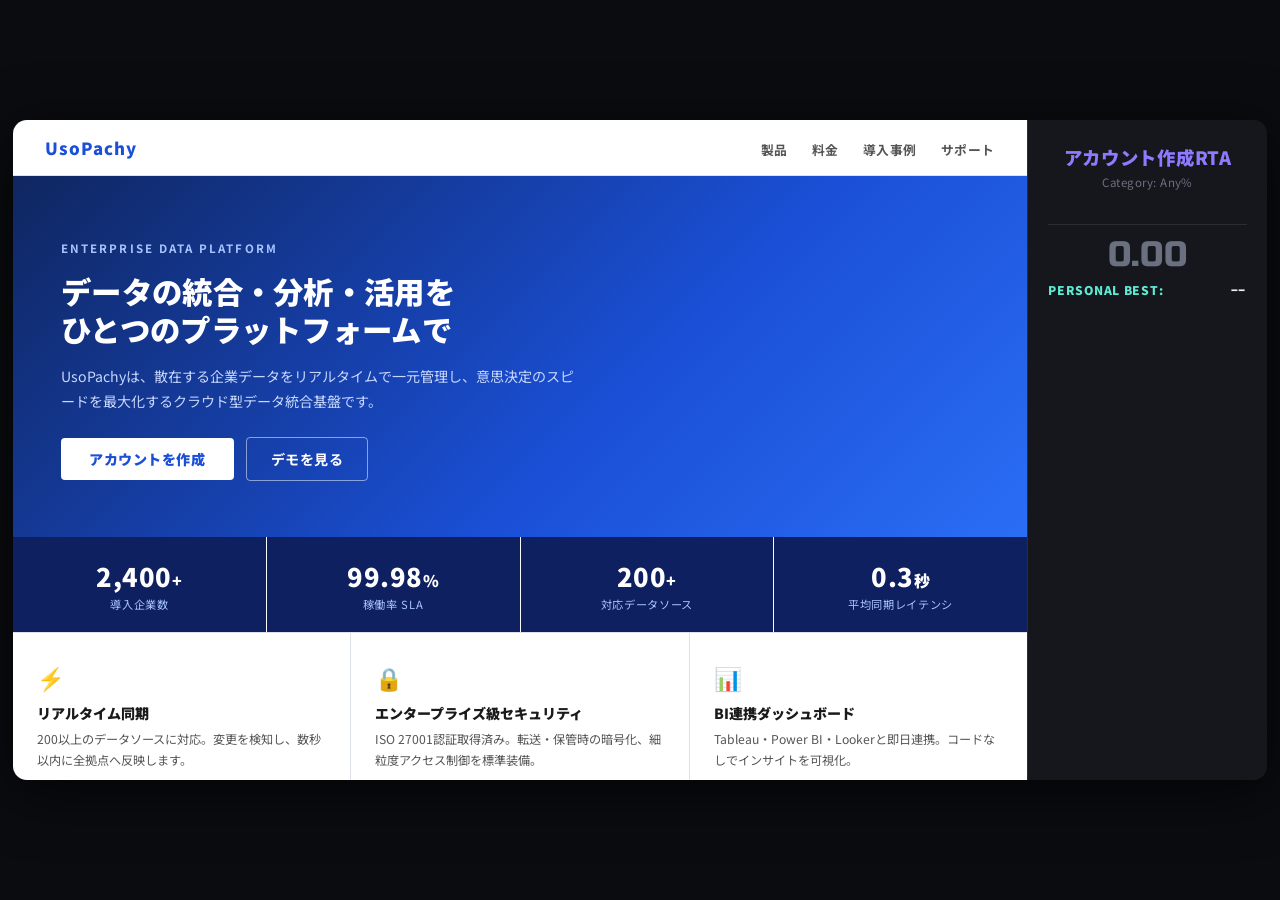
<file: index.html>
<!DOCTYPE html>
<html lang="ja">
<head>
  <meta charset="UTF-8">
  <meta name="viewport" content="width=device-width, initial-scale=1.0">
  <title>アカウント作成RTA</title>
  <link rel="preconnect" href="https://fonts.googleapis.com">
  <link href="https://fonts.googleapis.com/css2?family=Russo+One&family=JetBrains+Mono:wght@400;700&family=Noto+Sans+JP:wght@500;700;900&display=swap" rel="stylesheet">
  <style>
    *, *::before, *::after { box-sizing: border-box; margin: 0; padding: 0; }

    body {
      min-height: 100vh;
      background: #0b0c10;
      display: flex;
      align-items: center;
      justify-content: center;
      font-family: 'Noto Sans JP', sans-serif;
    }

    /* ── シェル ── */
    .shell {
      display: flex;
      flex-direction: column;
      width: 1280px;
      max-width: 98vw;
      border-radius: 14px;
      overflow: hidden;
      box-shadow: 0 12px 60px rgba(0,0,0,0.7);
      background: #15171c;
    }
    .shell-body { display: flex; min-height: 0; }
    .frame-wrap { flex: 1; min-width: 0; height: 660px; overflow: hidden; }
    iframe { width: 100%; height: 660px; border: none; display: block; }

    /* ── RTAパネル ── */
    .rta-panel {
      width: 240px;
      flex-shrink: 0;
      background: #15171c;
      border-left: 1px solid #2a2d36;
      display: flex;
      flex-direction: column;
      padding: 24px 20px 20px;
    }
    .panel-title    { font-size: 1.15rem; font-weight: 900; color: #8d7bff; text-align: center; letter-spacing: 0.04em; margin-bottom: 4px; }
    .panel-category { font-size: 0.72rem; color: #6b7080; text-align: center; margin-bottom: 18px; letter-spacing: 0.04em; }

    /* ── RTAタイマー（パネル内） ── */
    .panel-timer {
      display: none;
      justify-content: center;
      align-items: baseline;
      margin-bottom: 8px;
      line-height: 1;
    }
    .panel-timer.visible { display: flex; }

    .timer-digits {
      font-family: 'Russo One', sans-serif;
      font-size: 2.2rem;
      letter-spacing: 0.02em;
      color: #6b7080;
      white-space: nowrap;
    }

    /* ゲーム中：白 */
    .panel-timer.running .timer-digits {
      color: #eef0f5;
    }

    /* クリア時：金色グラデーションで目立たせる */
    .panel-timer.cleared .timer-digits {
      background: linear-gradient(180deg, #fff7a0 0%, #f5c400 40%, #c98f00 100%);
      -webkit-background-clip: text;
      -webkit-text-fill-color: transparent;
      background-clip: text;
      filter: drop-shadow(0 0 6px rgba(240,180,0,0.6));
    }

    /* ── スプリット ── */

    .panel-divider { border: none; border-top: 1px solid #2a2d36; margin: 16px 0 12px; }
    .pb-row { display: flex; justify-content: space-between; align-items: center; }
    .pb-label { font-size: 0.75rem; font-weight: 900; color: #5eead4; letter-spacing: 0.06em; }
    .pb-val   { font-family: 'JetBrains Mono', monospace; font-size: 0.9rem; font-weight: 700; color: #eef0f5; }

    /* ── メダル ── */
    .medal-wrap {
      display: flex;
      align-items: center;
      justify-content: center;
      gap: 6px;
      margin: 6px 0 2px;
      animation: fade-up 0.4s ease both;
    }
    .medal-icon { font-size: 1.4rem; }
    .medal-name { font-size: 0.78rem; font-weight: 900; letter-spacing: 0.06em; }
    .next-rank {
      text-align: center;
      font-size: 0.68rem;
      color: #6b7080;
      margin-bottom: 10px;
      animation: fade-up 0.4s 0.1s ease both;
    }
    @keyframes fade-up {
      from { opacity: 0; transform: translateY(6px); }
      to   { opacity: 1; transform: translateY(0); }
    }


  </style>
</head>
<body>

  <div class="shell">
    <div class="shell-body">
      <div class="frame-wrap">
        <iframe id="frame" src="title.html"></iframe>
      </div>
      <aside class="rta-panel">
        <div class="panel-title">アカウント作成RTA</div>
        <div class="panel-category">Category: Any%</div>

        <hr class="panel-divider">
        <!-- パネル内タイマー -->
        <div class="panel-timer" id="panel-timer">
          <span class="timer-digits" id="panel-timer-val">0.00</span>
        </div>
        <div class="pb-row">
          <span class="pb-label">PERSONAL BEST:</span>
          <span class="pb-val" id="pb-val">--</span>
        </div>
      </aside>
    </div>
  </div>

  <script>
    const frame        = document.getElementById('frame');
    const panelTimer   = document.getElementById('panel-timer');
    const panelTimerVal= document.getElementById('panel-timer-val');
    const pbValEl      = document.getElementById('pb-val');

    // PB読み込み
    const pbStored = localStorage.getItem('rta-pb');
    pbValEl.textContent = pbStored ? pbStored : '--';

    // タイマーを最初から表示（0.00で静止）
    panelTimer.classList.add('visible');
    panelTimerVal.textContent = '0.00';

    // ── タイマー表示フォーマット ──
    // 入力: 経過ミリ秒
    // 出力: "0.00" / "9.58" / "1:01.53" / "1:02:63.88" など
    function formatTime(ms) {
      const totalCs = Math.floor(ms / 10);       // センチ秒
      const cs      = totalCs % 100;             // 小数部（2桁）
      const totalSec= Math.floor(totalCs / 100);
      const sec     = totalSec % 60;
      const totalMin= Math.floor(totalSec / 60);
      const min     = totalMin % 60;
      const hr      = Math.floor(totalMin / 60);

      const csStr  = String(cs).padStart(2, '0');
      const secStr = String(sec).padStart(2, '0');
      const minStr = String(min).padStart(2, '0');

      if (hr > 0) {
        return `${hr}:${minStr}:${secStr}.${csStr}`;
      } else if (min > 0) {
        return `${min}:${secStr}.${csStr}`;
      } else {
        // 秒は先頭ゼロなし
        return `${totalSec}.${csStr}`;
      }
    }

    // 解説者テキスト
    function setGuide(text) {}

    let pendingRank = null;

    // タイマー管理
    let gameStartTime = null;
    let timerInterval = null;

    function enterGame() {
      checksRemaining = 5;
      gameStartTime = Date.now();
      panelTimer.classList.remove('cleared');
      panelTimer.classList.add('running');
      panelTimerVal.textContent = '0.00';
      setGuide('利用規約にすばやく同意');

      clearInterval(timerInterval);
      timerInterval = setInterval(() => {
        panelTimerVal.textContent = formatTime(Date.now() - gameStartTime);
      }, 10);
    }

    function stopTimer() {
      clearInterval(timerInterval);
      timerInterval = null;
      panelTimer.classList.remove('running');
      panelTimer.classList.add('cleared');
    }

    function exitGame() {
      stopTimer();
      panelTimerVal.textContent = '0.00';
      panelTimer.classList.remove('cleared');
      document.getElementById('medal-wrap').style.display = 'none';
      document.getElementById('next-rank').style.display  = 'none';
      setGuide('「利用規約を読む」を押してタイマースタート');
    }

    // postMessage受信
    window.addEventListener('message', (e) => {
      const d = e.data;
      if (!d || !d.type) return;

      // タイマーを即停止
      if (d.type === 'stopTimer') {
        const finalMs  = gameStartTime ? Date.now() - gameStartTime : 0;
        const finalFmt = formatTime(finalMs);
        const finalSec = (finalMs / 1000).toFixed(2);
        stopTimer();
        panelTimerVal.textContent = finalFmt;

        // メダル判定（結果を保持、clear.htmlで表示）
        const RANKS = [
          { max:   2, icon: '🏅', name: 'PLATINUM+', color: '#e0f0ff', next: null },
          { max:   5, icon: '🏅', name: 'PLATINUM',  color: '#c8e8ff', next:   2 },
          { max:  15, icon: '🥇', name: 'GOLD+',     color: '#fff4a0', next:   5 },
          { max:  20, icon: '🥇', name: 'GOLD',      color: '#ffe87a', next:  15 },
          { max:  30, icon: '🥈', name: 'SILVER+',   color: '#e8e8e8', next:  20 },
          { max:  60, icon: '🥈', name: 'SILVER',    color: '#d8d8d8', next:  30 },
          { max:  90, icon: '🥉', name: 'BRONZE+',   color: '#f0d8b0', next:  60 },
          { max: 120, icon: '🥉', name: 'BRONZE',    color: '#e0c090', next:  90 },
          { max: Infinity, icon: '', name: '',        color: '',        next: 120 },
        ];
        const sec = finalMs / 1000;
        pendingRank = RANKS.find(r => sec <= r.max);
        pendingRank.sec = sec;

        // PB更新
        const prevPb = parseFloat(localStorage.getItem('rta-pb-sec') || '9999');
        if (sec < prevPb) {
          localStorage.setItem('rta-pb-sec', finalSec);
          localStorage.setItem('rta-pb',     finalFmt);
          pbValEl.textContent = finalFmt;
        }
        return;
      }

      if (d.type === 'navigate') {
        switch (d.to) {
          case 'game':
            frame.src = 'game.html';
            break;

          case 'clear': {
            frame.src = 'clear.html';
            frame.onload = () => {
              frame.contentWindow.postMessage({ type: 'medal', rank: pendingRank }, '*');
              frame.onload = null;
            };
            break;
          }

          case 'register':
            frame.src = 'register.html';
            frame.onload = () => { enterGame(); frame.onload = null; };
            break;

          case 'verify':
            frame.src = 'verify.html';
            break;

          case 'profile':
            frame.src = 'profile.html';
            break;

          case 'title':
            exitGame();
            frame.src = 'title.html';
            break;

          case 'about':
            frame.src = 'about.html';
            break;
        }
      }
    });
  </script>
</body>
</html>
</file>
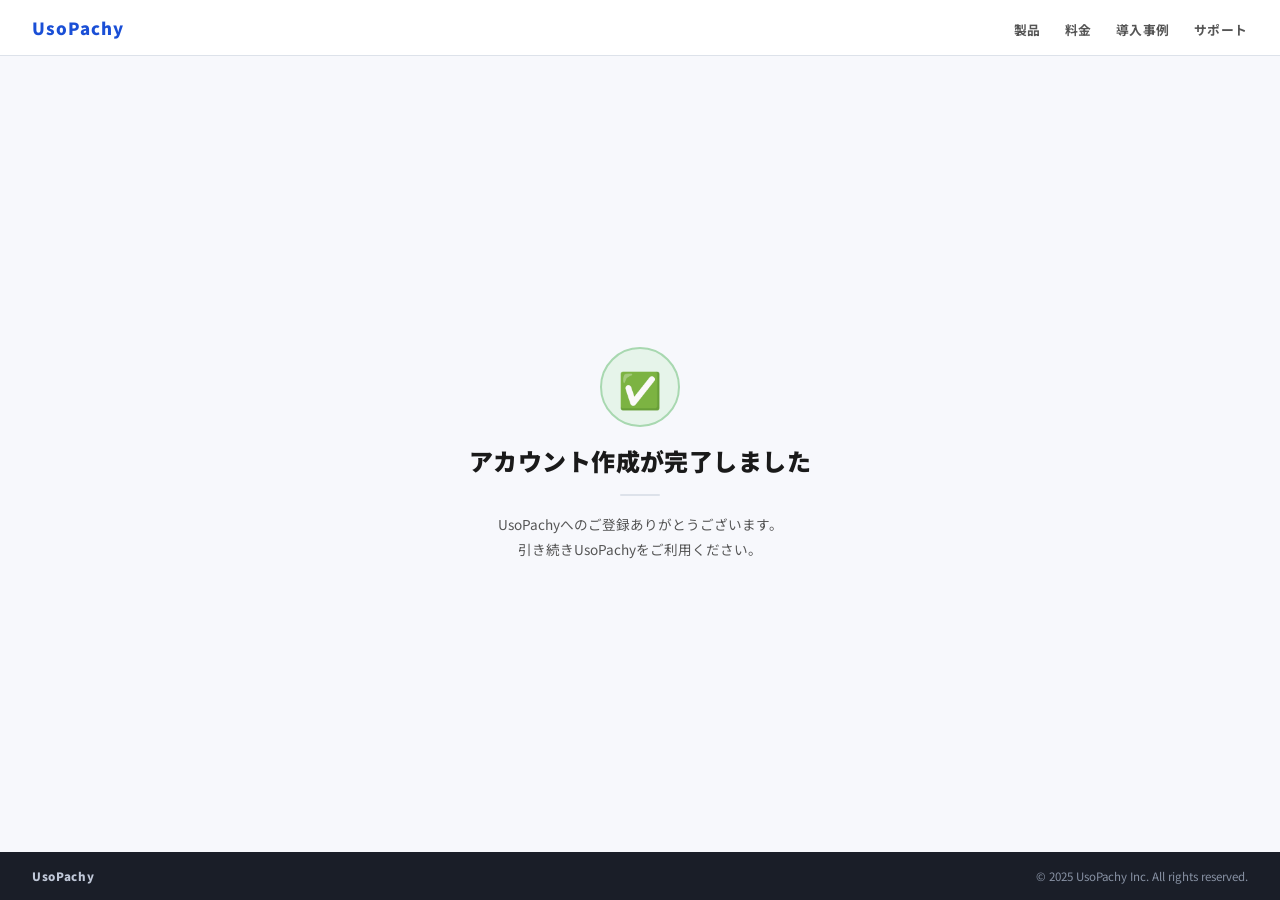
<file: clear.html>
<!DOCTYPE html>
<html lang="ja">
<head>
  <meta charset="UTF-8">
  <meta name="viewport" content="width=device-width, initial-scale=1.0">
  <title>UsoPachy | アカウント作成完了</title>
  <link rel="stylesheet" href="site-style.css">
  <style>
    body { overflow: hidden; }

    /* ── 紙吹雪 ── */
    @keyframes confetti-fall {
      0%   { transform: translateY(-10px) rotate(0deg);   opacity: 1; }
      100% { transform: translateY(110vh) rotate(720deg); opacity: 0.2; }
    }
    .confetti-piece {
      position: fixed;
      border-radius: 2px;
      pointer-events: none;
      z-index: 0;
      animation: confetti-fall linear infinite;
    }

    /* ── メインコンテンツ ── */
    .complete-wrap {
      flex: 1;
      display: flex;
      flex-direction: column;
      align-items: center;
      justify-content: center;
      padding: 48px 32px;
      gap: 16px;
      text-align: center;
      position: relative;
      z-index: 1;
    }

    /* ── チェックアイコン ── */
    .check-circle {
      width: 80px;
      height: 80px;
      border-radius: 50%;
      background: #e6f4ea;
      border: 2px solid #a8d8b0;
      display: flex;
      align-items: center;
      justify-content: center;
      font-size: 2.2rem;
      animation: pop-in 0.6s cubic-bezier(0.34, 1.7, 0.64, 1) both;
    }
    @keyframes pop-in {
      from { opacity: 0; transform: scale(0.3); }
      to   { opacity: 1; transform: scale(1); }
    }

    /* ── テキスト ── */
    .complete-title {
      font-size: 1.5rem;
      font-weight: 900;
      color: var(--text);
      letter-spacing: 0.02em;
      animation: fade-up 0.5s 0.3s ease both;
    }
    .divider {
      width: 40px;
      height: 2px;
      background: var(--border);
      border-radius: 2px;
      animation: fade-up 0.5s 0.45s ease both;
    }
    .complete-sub {
      font-size: 0.85rem;
      color: var(--text-mid);
      line-height: 1.8;
      animation: fade-up 0.5s 0.55s ease both;
    }

    /* ── メダル ── */
    .medal-section {
      display: none;
      flex-direction: column;
      align-items: center;
      gap: 4px;
      animation: fade-up 0.5s 0.7s ease both;
    }
    .medal-row {
      display: flex;
      align-items: center;
      gap: 8px;
    }
    .medal-icon { font-size: 2rem; }
    .medal-name {
      font-size: 1rem;
      font-weight: 900;
      letter-spacing: 0.1em;
    }
    .medal-next {
      font-size: 0.72rem;
      color: var(--text-light);
    }
    @keyframes fade-up {
      from { opacity: 0; transform: translateY(12px); }
      to   { opacity: 1; transform: translateY(0); }
    }
  </style>
</head>
<body>
  <nav class="site-nav">
    <span class="nav-logo">UsoPachy</span>
    <ul class="nav-links">
      <li><a target="_blank" href="#">製品</a></li>
      <li><a target="_blank" href="#">料金</a></li>
      <li><a target="_blank" href="#">導入事例</a></li>
      <li><a target="_blank" href="#">サポート</a></li>
    </ul>
  </nav>

  <div class="page-content">
    <div class="complete-wrap">
      <div class="check-circle">✅</div>
      <h1 class="complete-title">アカウント作成が完了しました</h1>
      <div class="divider"></div>
      <p class="complete-sub">UsoPachyへのご登録ありがとうございます。<br>引き続きUsoPachyをご利用ください。</p>
      <div class="medal-section" id="medal-section">
        <div class="medal-row">
          <span class="medal-icon" id="medal-icon"></span>
          <span class="medal-name" id="medal-name"></span>
        </div>
        <p class="medal-next" id="medal-next"></p>
      </div>
    </div>
  </div>

  <footer class="site-footer">
    <span class="footer-logo">UsoPachy</span>
    <span>© 2025 UsoPachy Inc. All rights reserved.</span>
  </footer>

  <script>
    // メダル受信
    window.addEventListener('message', (e) => {
      if (!e.data || e.data.type !== 'medal') return;
      const rank    = e.data.rank;
      const section = document.getElementById('medal-section');
      if (!rank || !rank.icon) return;
      document.getElementById('medal-icon').textContent = rank.icon;
      document.getElementById('medal-name').textContent = rank.name;
      document.getElementById('medal-name').style.color = rank.color;
      if (rank.next !== null) {
        const diff = (rank.sec - rank.next).toFixed(2);
        document.getElementById('medal-next').textContent = `次のランクまで ${diff}秒`;
      }
      section.style.display = 'flex';
    });

    // 紙吹雪    const COLORS = ['#1a4fd6','#4cd964','#ffd93d','#ff6b6b','#a8c4ff','#6bcb77'];
    for (let i = 0; i < 60; i++) {
      const el = document.createElement('div');
      el.className = 'confetti-piece';
      const duration = 5 + Math.random() * 5;
      // delayを負値にしてアニメーションの途中から開始→ループ時に空白が生まれない
      const delay = -(Math.random() * duration);

      el.style.left              = Math.random() * 100 + 'vw';
      el.style.top               = (Math.random() * -30 - 5) + 'vh';
      el.style.background        = COLORS[Math.floor(Math.random() * COLORS.length)];
      el.style.width             = (6 + Math.random() * 8)  + 'px';
      el.style.height            = (10 + Math.random() * 10) + 'px';
      el.style.animationDuration = duration + 's';
      el.style.animationDelay    = delay + 's';
      document.body.appendChild(el);
    }
  </script>
</body>
</html>
</file>
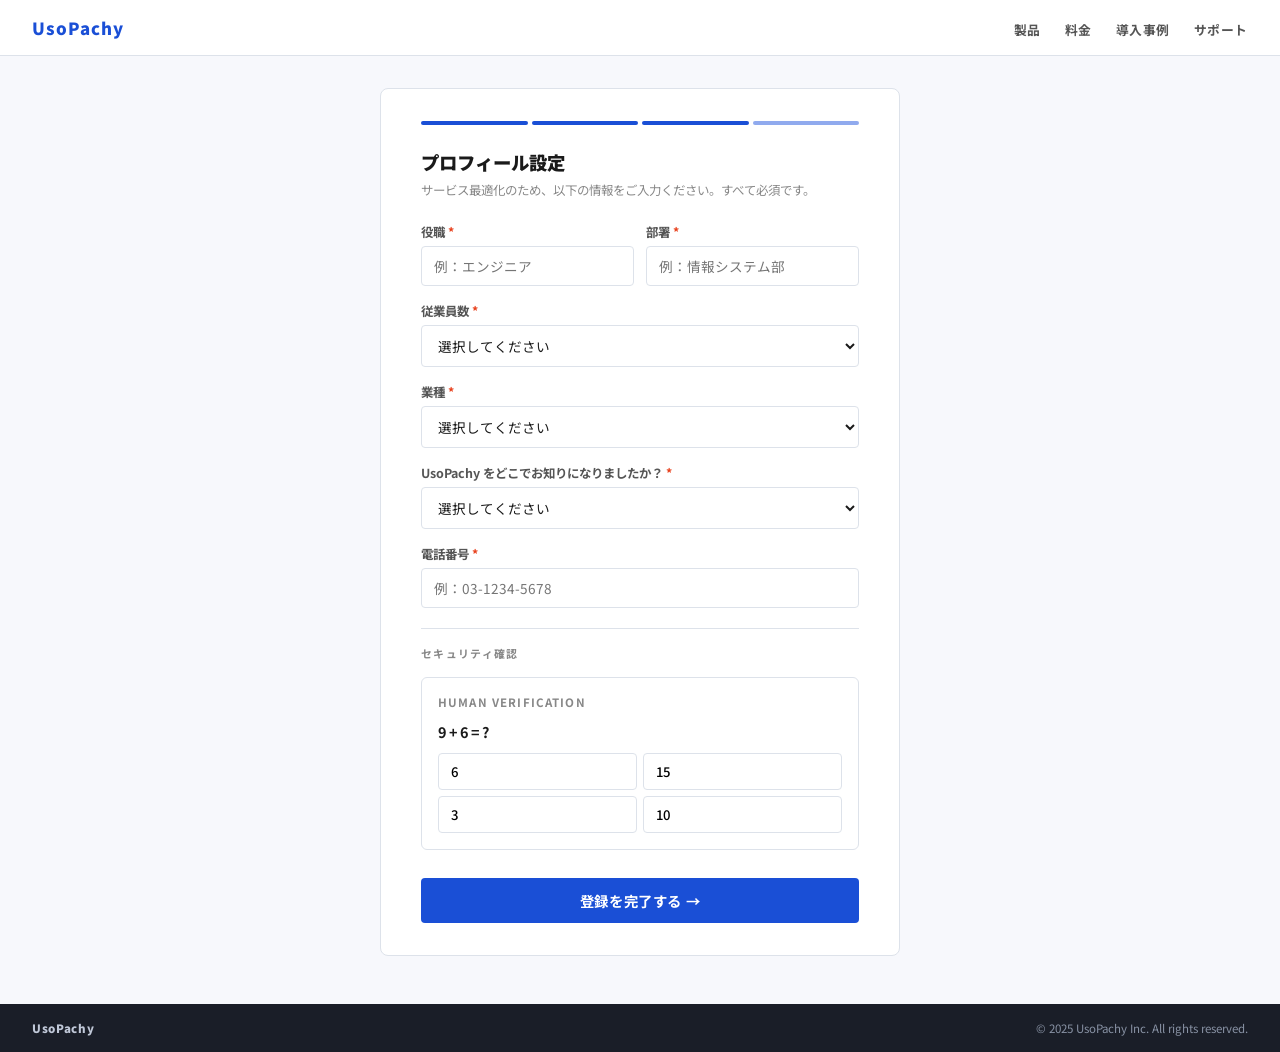
<file: profile.html>
<!DOCTYPE html>
<html lang="ja">
<head>
  <meta charset="UTF-8">
  <meta name="viewport" content="width=device-width, initial-scale=1.0">
  <title>UsoPachy | プロフィール設定</title>
  <link rel="stylesheet" href="site-style.css">
  <style>
    .page-wrap {
      flex: 1;
      padding: 32px 24px 48px;
      display: flex;
      flex-direction: column;
      align-items: center;
    }
    .form-card {
      background: var(--white);
      border: 1px solid var(--border);
      border-radius: 8px;
      padding: 32px 40px;
      width: 100%;
      max-width: 520px;
    }
    .step-bar {
      display: flex;
      gap: 4px;
      margin-bottom: 24px;
    }
    .step { flex: 1; height: 4px; border-radius: 2px; background: var(--border); }
    .step.done { background: var(--brand); }
    .step.active { background: #90aaee; }
    .form-title { font-size: 1.15rem; font-weight: 900; color: var(--text); margin-bottom: 6px; }
    .form-sub { font-size: 0.78rem; color: var(--text-light); margin-bottom: 24px; }
    .field { margin-bottom: 16px; }
    .field label {
      display: block;
      font-size: 0.78rem;
      font-weight: 700;
      color: var(--text-mid);
      margin-bottom: 5px;
    }
    .field input, .field select {
      width: 100%;
      padding: 9px 12px;
      border: 1px solid var(--border);
      border-radius: 4px;
      font-family: inherit;
      font-size: 0.85rem;
      color: var(--text);
      outline: none;
      background: var(--white);
      transition: border-color 0.15s;
    }
    .field input:focus, .field select:focus { border-color: var(--brand); }
    .field input.error, .field select.error { border-color: var(--accent); }
    .field-error { font-size: 0.7rem; color: var(--accent); margin-top: 3px; display: none; }
    .field-row { display: grid; grid-template-columns: 1fr 1fr; gap: 12px; }
    .section-divider {
      font-size: 0.68rem;
      font-weight: 700;
      letter-spacing: 0.12em;
      color: var(--text-light);
      text-transform: uppercase;
      border-top: 1px solid var(--border);
      padding-top: 16px;
      margin: 20px 0 16px;
    }

    /* CAPTCHA */
    .captcha-wrap {
      border: 1px solid var(--border);
      border-radius: 6px;
      padding: 16px;
      margin-bottom: 20px;
    }
    .captcha-label {
      font-size: 0.72rem;
      font-weight: 700;
      color: var(--text-light);
      letter-spacing: 0.1em;
      text-transform: uppercase;
      margin-bottom: 10px;
    }
    .captcha-question {
      font-size: 0.9rem;
      font-weight: 700;
      color: var(--text);
      margin-bottom: 10px;
      line-height: 1.6;
    }
    .captcha-options {
      display: grid;
      grid-template-columns: repeat(2, 1fr);
      gap: 6px;
    }
    .captcha-opt {
      padding: 8px 12px;
      border: 1.5px solid var(--border);
      border-radius: 4px;
      font-size: 0.82rem;
      font-weight: 500;
      cursor: pointer;
      background: var(--white);
      font-family: inherit;
      text-align: left;
      transition: border-color 0.15s, background 0.15s;
    }
    .captcha-opt:hover { border-color: var(--brand); background: var(--brand-light); }
    .captcha-opt.selected { border-color: var(--brand); background: var(--brand-light); font-weight: 700; }
    .captcha-opt.wrong { border-color: var(--accent); background: #fff5f5; animation: shake 0.3s ease; }
    @keyframes shake {
      0%,100% { transform: translateX(0); }
      25%      { transform: translateX(-6px); }
      75%      { transform: translateX(6px); }
    }
    .captcha-error { font-size: 0.72rem; color: var(--accent); margin-top: 6px; display: none; }

    .submit-btn { width: 100%; padding: 12px; margin-top: 8px; }
  </style>
</head>
<body>
  <nav class="site-nav">
    <span class="nav-logo">UsoPachy</span>
    <ul class="nav-links">
      <li><a target="_blank" href="#">製品</a></li>
      <li><a target="_blank" href="#">料金</a></li>
      <li><a target="_blank" href="#">導入事例</a></li>
      <li><a target="_blank" href="#">サポート</a></li>
    </ul>
  </nav>

  <div class="page-content">
    <div class="page-wrap">
      <div class="form-card">
        <!-- ステップバー -->
        <div class="step-bar">
          <div class="step done"></div>
          <div class="step done"></div>
          <div class="step done"></div>
          <div class="step active"></div>
        </div>

        <h1 class="form-title">プロフィール設定</h1>
        <p class="form-sub">サービス最適化のため、以下の情報をご入力ください。すべて必須です。</p>

        <div class="field-row">
          <div class="field">
            <label>役職 <span style="color:var(--accent)">*</span></label>
            <input type="text" id="title" placeholder="例：エンジニア">
            <p class="field-error" id="err-title">入力してください</p>
          </div>
          <div class="field">
            <label>部署 <span style="color:var(--accent)">*</span></label>
            <input type="text" id="dept" placeholder="例：情報システム部">
            <p class="field-error" id="err-dept">入力してください</p>
          </div>
        </div>

        <div class="field">
          <label>従業員数 <span style="color:var(--accent)">*</span></label>
          <select id="size">
            <option value="">選択してください</option>
            <option>1〜10名</option>
            <option>11〜50名</option>
            <option>51〜200名</option>
            <option>201〜1000名</option>
            <option>1001名以上</option>
          </select>
          <p class="field-error" id="err-size">選択してください</p>
        </div>

        <div class="field">
          <label>業種 <span style="color:var(--accent)">*</span></label>
          <select id="industry">
            <option value="">選択してください</option>
            <option>IT・通信</option>
            <option>製造</option>
            <option>金融・保険</option>
            <option>小売・流通</option>
            <option>医療・福祉</option>
            <option>その他</option>
          </select>
          <p class="field-error" id="err-industry">選択してください</p>
        </div>

        <div class="field">
          <label>UsoPachy をどこでお知りになりましたか？ <span style="color:var(--accent)">*</span></label>
          <select id="source">
            <option value="">選択してください</option>
            <option>Web検索</option>
            <option>SNS</option>
            <option>知人の紹介</option>
            <option>展示会・イベント</option>
            <option>広告</option>
            <option>その他</option>
          </select>
          <p class="field-error" id="err-source">選択してください</p>
        </div>

        <div class="field">
          <label>電話番号 <span style="color:var(--accent)">*</span></label>
          <input type="text" id="phone" placeholder="例：03-1234-5678">
          <p class="field-error" id="err-phone">電話番号を入力してください</p>
        </div>

        <p class="section-divider">セキュリティ確認</p>

        <!-- CAPTCHA -->
        <div class="captcha-wrap">
          <p class="captcha-label">Human Verification</p>
          <p class="captcha-question" id="captcha-q"></p>
          <div class="captcha-options" id="captcha-opts"></div>
          <p class="captcha-error" id="captcha-err">正しい答えを選んでください</p>
        </div>

        <button class="btn-primary submit-btn" onclick="submitProfile()">登録を完了する →</button>
      </div>
    </div>
  </div>

  <footer class="site-footer">
    <span class="footer-logo">UsoPachy</span>
    <span>© 2025 UsoPachy Inc. All rights reserved.</span>
  </footer>

  <script>
    // CAPTCHA生成（算数問題）
    const a = Math.floor(Math.random() * 9) + 1;
    const b = Math.floor(Math.random() * 9) + 1;
    const correctAnswer = a + b;
    document.getElementById('captcha-q').textContent = `${a} + ${b} = ?`;

    // 選択肢（正解1つ＋ダミー3つ）
    const dummies = new Set([correctAnswer]);
    while (dummies.size < 4) {
      dummies.add(Math.floor(Math.random() * 18) + 1);
    }
    const options = Array.from(dummies).sort(() => Math.random() - 0.5);
    let selectedAnswer = null;

    const optsEl = document.getElementById('captcha-opts');
    options.forEach(opt => {
      const btn = document.createElement('button');
      btn.className = 'captcha-opt';
      btn.textContent = opt;
      btn.onclick = () => {
        document.querySelectorAll('.captcha-opt').forEach(b => b.classList.remove('selected', 'wrong'));
        btn.classList.add('selected');
        selectedAnswer = opt;
        document.getElementById('captcha-err').style.display = 'none';
      };
      optsEl.appendChild(btn);
    });

    function showErr(id, errId, show) {
      document.getElementById(id).classList.toggle('error', show);
      document.getElementById(errId).style.display = show ? 'block' : 'none';
    }

    function submitProfile() {
      let hasError = false;

      if (!document.getElementById('title').value.trim())    { showErr('title',    'err-title',    true);  hasError = true; } else { showErr('title',    'err-title',    false); }
      if (!document.getElementById('dept').value.trim())     { showErr('dept',     'err-dept',     true);  hasError = true; } else { showErr('dept',     'err-dept',     false); }
      if (!document.getElementById('size').value)            { showErr('size',     'err-size',     true);  hasError = true; } else { showErr('size',     'err-size',     false); }
      if (!document.getElementById('industry').value)        { showErr('industry', 'err-industry', true);  hasError = true; } else { showErr('industry', 'err-industry', false); }
      if (!document.getElementById('source').value)          { showErr('source',   'err-source',   true);  hasError = true; } else { showErr('source',   'err-source',   false); }
      if (!document.getElementById('phone').value.trim())    { showErr('phone',    'err-phone',    true);  hasError = true; } else { showErr('phone',    'err-phone',    false); }

      // CAPTCHA確認
      if (selectedAnswer !== correctAnswer) {
        document.querySelectorAll('.captcha-opt.selected').forEach(b => {
          b.classList.remove('selected');
          b.classList.add('wrong');
        });
        document.getElementById('captcha-err').style.display = 'block';
        hasError = true;
      }

      if (hasError) return;
      window.parent.postMessage({ type: 'stopTimer' }, '*');
      window.parent.postMessage({ type: 'navigate', to: 'clear' }, '*');
    }
  </script>
</body>
</html>
</file>
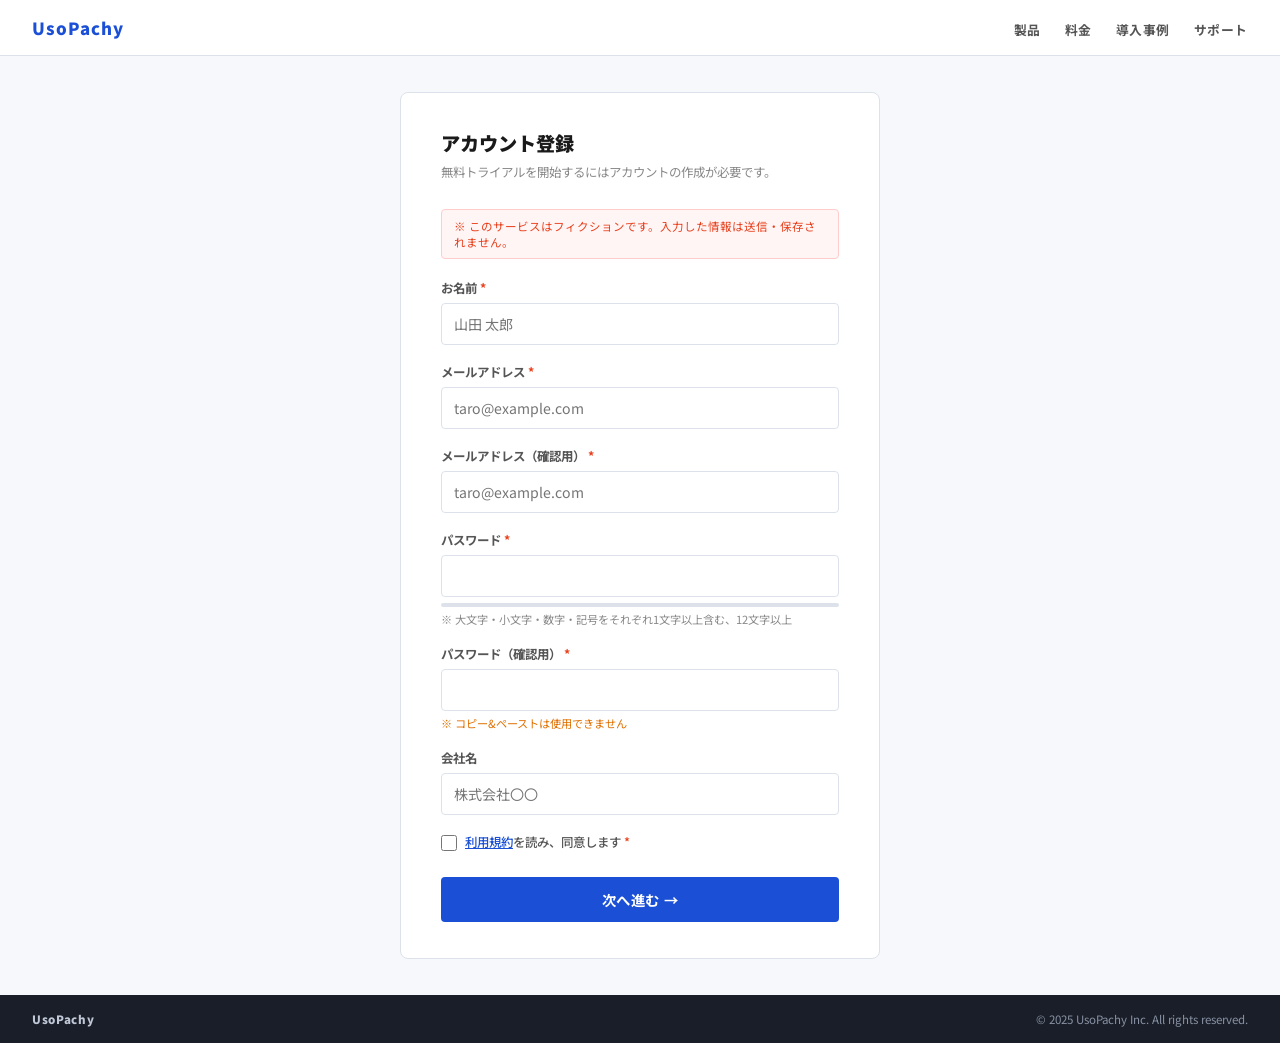
<file: register.html>
<!DOCTYPE html>
<html lang="ja">
<head>
  <meta charset="UTF-8">
  <meta name="viewport" content="width=device-width, initial-scale=1.0">
  <title>UsoPachy | アカウント登録</title>
  <link rel="stylesheet" href="site-style.css">
  <style>
    .page-wrap {
      flex: 1;
      display: flex;
      flex-direction: column;
      align-items: center;
      justify-content: center;
      padding: 36px 24px;
    }
    .form-card {
      background: var(--white);
      border: 1px solid var(--border);
      border-radius: 8px;
      padding: 36px 40px;
      width: 100%;
      max-width: 480px;
    }
    .form-title {
      font-size: 1.2rem;
      font-weight: 900;
      color: var(--text);
      margin-bottom: 6px;
    }
    .form-sub {
      font-size: 0.78rem;
      color: var(--text-light);
      margin-bottom: 28px;
    }
    .field { margin-bottom: 18px; }
    .field label {
      display: block;
      font-size: 0.78rem;
      font-weight: 700;
      color: var(--text-mid);
      margin-bottom: 6px;
    }
    .field input {
      width: 100%;
      padding: 10px 12px;
      border: 1px solid var(--border);
      border-radius: 4px;
      font-family: inherit;
      font-size: 0.88rem;
      color: var(--text);
      outline: none;
      transition: border-color 0.15s;
    }
    .field input:focus { border-color: var(--brand); }
    .field input.error { border-color: var(--accent); background: #fff5f5; }
    .field-hint {
      font-size: 0.7rem;
      color: var(--text-light);
      margin-top: 4px;
    }
    .field-error {
      font-size: 0.7rem;
      color: var(--accent);
      margin-top: 4px;
      display: none;
    }
    .submit-btn {
      width: 100%;
      padding: 12px;
      margin-top: 8px;
    }
    /* パスワード強度バー */
    .strength-bar {
      height: 4px;
      border-radius: 2px;
      background: var(--border);
      margin-top: 6px;
      overflow: hidden;
    }
    .strength-fill {
      height: 100%;
      width: 0%;
      border-radius: 2px;
      transition: width 0.3s, background 0.3s;
    }
    .strength-label {
      font-size: 0.68rem;
      color: var(--text-light);
      margin-top: 3px;
    }
  </style>
</head>
<body>
  <nav class="site-nav">
    <span class="nav-logo">UsoPachy</span>
    <ul class="nav-links">
      <li><a target="_blank" href="#">製品</a></li>
      <li><a target="_blank" href="#">料金</a></li>
      <li><a target="_blank" href="#">導入事例</a></li>
      <li><a target="_blank" href="#">サポート</a></li>
    </ul>
  </nav>

  <div class="page-content">
    <div class="page-wrap">
      <div class="form-card">
        <h1 class="form-title">アカウント登録</h1>
        <p class="form-sub">無料トライアルを開始するにはアカウントの作成が必要です。</p>
        <p style="font-size:0.72rem; color:var(--accent); background:#fff5f5; border:1px solid #ffcccc; border-radius:4px; padding:8px 12px; margin-bottom:20px;">※ このサービスはフィクションです。入力した情報は送信・保存されません。</p>

        <div class="field">
          <label>お名前 <span style="color:var(--accent)">*</span></label>
          <input type="text" id="name" placeholder="山田 太郎">
          <p class="field-error" id="err-name">お名前を入力してください</p>
        </div>

        <div class="field">
          <label>メールアドレス <span style="color:var(--accent)">*</span></label>
          <input type="text" id="email" placeholder="taro@example.com">
          <p class="field-error" id="err-email">有効なメールアドレスを入力してください</p>
        </div>

        <div class="field">
          <label>メールアドレス（確認用） <span style="color:var(--accent)">*</span></label>
          <input type="text" id="email2" placeholder="taro@example.com">
          <p class="field-error" id="err-email2">メールアドレスが一致しません</p>
        </div>

        <div class="field">
          <label>パスワード <span style="color:var(--accent)">*</span></label>
          <input type="password" id="password" placeholder="" oninput="checkStrength(this.value)">
          <div class="strength-bar"><div class="strength-fill" id="strength-fill"></div></div>
          <p class="strength-label" id="strength-label"></p>
          <p class="field-hint">※ 大文字・小文字・数字・記号をそれぞれ1文字以上含む、12文字以上</p>
          <p class="field-error" id="err-pass">パスワードが要件を満たしていません</p>
        </div>

        <div class="field">
          <label>パスワード（確認用） <span style="color:var(--accent)">*</span></label>
          <input type="password" id="password2" placeholder=""
            oninput="checkPass2()"
            onpaste="event.preventDefault()">
          <p class="field-hint" style="color:#e07000">※ コピー&ペーストは使用できません</p>
          <p class="field-error" id="err-pass2">パスワードが一致しません</p>
        </div>

        <div class="field">
          <label>会社名</label>
          <input type="text" id="company" placeholder="株式会社〇〇">
        </div>

        <div class="field" style="margin-top:8px;">
          <label style="display:flex; align-items:flex-start; gap:8px; cursor:pointer; font-weight:500;">
            <input type="checkbox" id="agree-terms" style="width:16px; height:16px; margin-top:2px; flex-shrink:0; accent-color:var(--brand);">
            <span><a href="#" onclick="goTerms(); return false;" style="color:var(--brand);">利用規約</a>を読み、同意します <span style="color:var(--accent)">*</span></span>
          </label>
          <p class="field-error" id="err-terms">利用規約への同意が必要です</p>
        </div>

        <button class="btn-primary submit-btn" onclick="submitForm()">次へ進む →</button>
      </div>
    </div>
  </div>

  <footer class="site-footer">
    <span class="footer-logo">UsoPachy</span>
    <span>© 2025 UsoPachy Inc. All rights reserved.</span>
  </footer>

  <script>
    function goTerms() {
      window.parent.postMessage({ type: 'navigate', to: 'game' }, '*');
    }

    function checkStrength(val) {
      const fill  = document.getElementById('strength-fill');
      const label = document.getElementById('strength-label');
      let score = 0;
      if (val.length >= 12)          score++;
      if (/[A-Z]/.test(val))         score++;
      if (/[a-z]/.test(val))         score++;
      if (/[0-9]/.test(val))         score++;
      if (/[^A-Za-z0-9]/.test(val))  score++;
      const pct   = (score / 5) * 100;
      const color = score <= 1 ? '#e53935' : score <= 3 ? '#fb8c00' : '#43a047';
      const text  = score <= 1 ? '弱い' : score <= 3 ? '普通' : score === 4 ? '強い' : '非常に強い';
      fill.style.width      = pct + '%';
      fill.style.background = color;
      label.textContent     = val ? `強度: ${text}` : '';
      label.style.color     = color;
    }

    function checkPass2() {
      const pass  = document.getElementById('password').value;
      const pass2 = document.getElementById('password2').value;
      if (pass2 && pass !== pass2) {
        showError('password2', 'err-pass2', true);
      } else {
        showError('password2', 'err-pass2', false);
      }
    }

    function isValidEmail(v) { return /^[^\s@]+@[^\s@]+\.[^\s@]+$/.test(v); }

    function isValidPassword(v) {
      return v.length >= 12
        && /[A-Z]/.test(v)
        && /[a-z]/.test(v)
        && /[0-9]/.test(v)
        && /[^A-Za-z0-9]/.test(v);
    }

    function showError(id, errId, show) {
      const input = document.getElementById(id);
      const err   = document.getElementById(errId);
      input.classList.toggle('error', show);
      err.style.display = show ? 'block' : 'none';
    }

    function submitForm() {
      const name  = document.getElementById('name').value.trim();
      const email = document.getElementById('email').value.trim();
      const email2= document.getElementById('email2').value.trim();
      const pass  = document.getElementById('password').value;
      const pass2 = document.getElementById('password2').value;

      let hasError = false;

      if (!name)                    { showError('name',      'err-name',   true);  hasError = true; } else { showError('name',      'err-name',   false); }
      if (!isValidEmail(email))     { showError('email',     'err-email',  true);  hasError = true; } else { showError('email',     'err-email',  false); }
      if (email !== email2)         { showError('email2',    'err-email2', true);  hasError = true; } else { showError('email2',    'err-email2', false); }
      if (!isValidPassword(pass))   { showError('password',  'err-pass',   true);  hasError = true; } else { showError('password',  'err-pass',   false); }
      if (pass !== pass2)           { showError('password2', 'err-pass2',  true);  hasError = true; } else { showError('password2', 'err-pass2',  false); }
      if (!document.getElementById('agree-terms').checked) {
        document.getElementById('err-terms').style.display = 'block'; hasError = true;
      } else {
        document.getElementById('err-terms').style.display = 'none';
      }

      if (hasError) return;

      window.parent.postMessage({ type: 'navigate', to: 'game' }, '*');
    }
  </script>
</body>
</html>
</file>
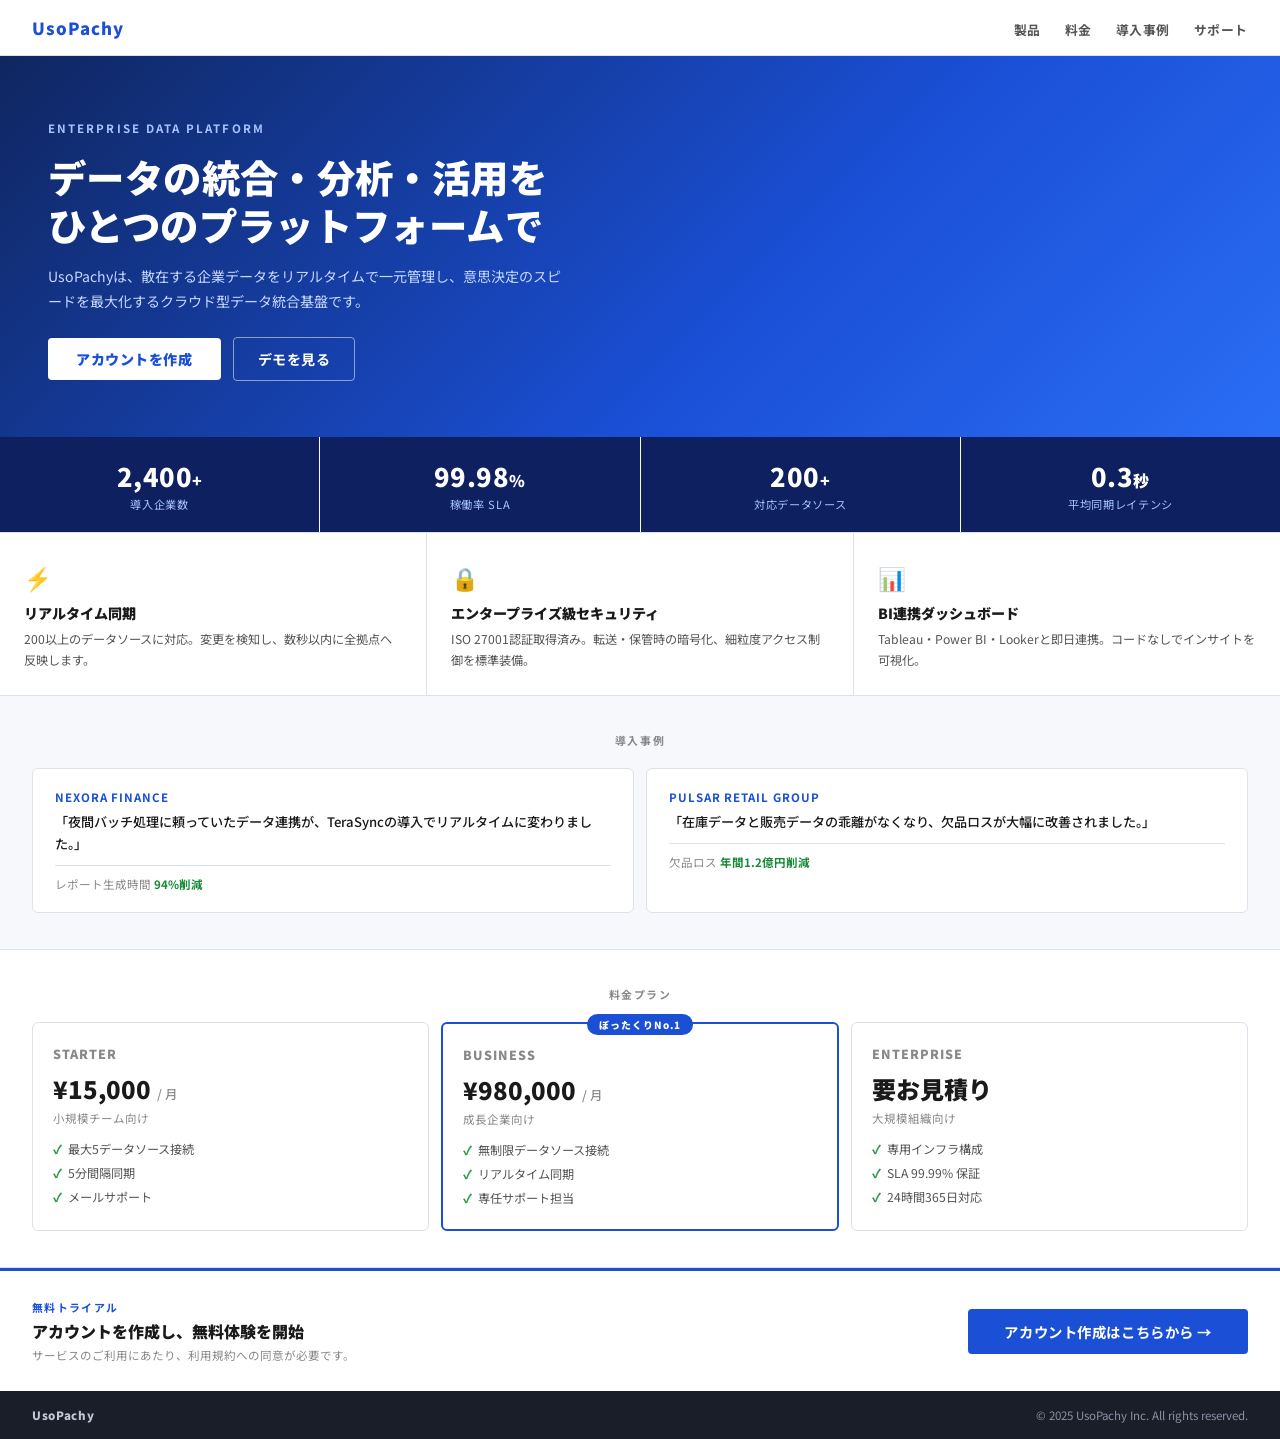
<file: title.html>
<!DOCTYPE html>
<html lang="ja">
<head>
  <meta charset="UTF-8">
  <meta name="viewport" content="width=device-width, initial-scale=1.0">
  <title>UsoPachy | クラウド型データ統合プラットフォーム</title>
  <link rel="stylesheet" href="site-style.css">
  <style>
    /* ── ヒーロー ── */
    .hero {
      background: linear-gradient(135deg, #0f2660 0%, #1a4fd6 60%, #2a6ef5 100%);
      color: white;
      padding: 64px 48px 56px;
      display: flex;
      flex-direction: column;
      gap: 16px;
    }
    .hero-eyebrow {
      font-size: 0.72rem;
      font-weight: 700;
      letter-spacing: 0.18em;
      color: #a8c4ff;
      text-transform: uppercase;
    }
    .hero-title {
      font-size: clamp(1.6rem, 3vw, 2.4rem);
      font-weight: 900;
      line-height: 1.25;
      letter-spacing: 0.01em;
    }
    .hero-sub {
      font-size: 0.88rem;
      color: #c8d8ff;
      line-height: 1.75;
      max-width: 520px;
    }
    .hero-actions {
      display: flex;
      gap: 12px;
      margin-top: 8px;
      flex-wrap: wrap;
      align-items: center;
    }
    .btn-hero {
      display: inline-flex;
      align-items: center;
      padding: 11px 28px;
      background: white;
      color: var(--brand);
      font-family: inherit;
      font-size: 0.88rem;
      font-weight: 900;
      border: none;
      border-radius: 4px;
      cursor: pointer;
      letter-spacing: 0.04em;
      transition: opacity 0.15s;
    }
    .btn-hero:hover { opacity: 0.88; }
    .btn-hero-ghost {
      display: inline-flex;
      align-items: center;
      padding: 11px 24px;
      background: transparent;
      color: white;
      font-family: inherit;
      font-size: 0.88rem;
      font-weight: 700;
      border: 1.5px solid rgba(255,255,255,0.5);
      border-radius: 4px;
      cursor: pointer;
      letter-spacing: 0.04em;
      transition: border-color 0.15s;
    }
    .btn-hero-ghost:hover { border-color: white; }

    /* ── 実績バー ── */
    .stats-bar {
      background: #0f2060;
      display: grid;
      grid-template-columns: repeat(4, 1fr);
      gap: 1px;
      background-color: rgba(255,255,255,0.08);
    }
    .stat-item {
      background: #0f2060;
      padding: 20px 24px;
      text-align: center;
    }
    .stat-num {
      font-size: 1.6rem;
      font-weight: 900;
      color: white;
      letter-spacing: 0.02em;
    }
    .stat-label {
      font-size: 0.7rem;
      color: #a8c4ff;
      margin-top: 2px;
      letter-spacing: 0.06em;
    }

    /* ── 3カラム特徴 ── */
    .features {
      display: grid;
      grid-template-columns: repeat(3, 1fr);
      gap: 1px;
      background: var(--border);
      border-top: 1px solid var(--border);
      border-bottom: 1px solid var(--border);
    }
    .feature-item {
      background: var(--white);
      padding: 28px 24px 24px;
    }
    .feature-icon { font-size: 1.4rem; margin-bottom: 10px; }
    .feature-title { font-size: 0.88rem; font-weight: 900; color: var(--text); margin-bottom: 6px; }
    .feature-desc { font-size: 0.76rem; color: var(--text-mid); line-height: 1.7; }

    /* ── 導入事例セクション ── */
    .cases-section {
      background: var(--bg);
      padding: 36px 32px;
      border-bottom: 1px solid var(--border);
    }
    .section-label {
      font-size: 0.68rem;
      font-weight: 700;
      letter-spacing: 0.14em;
      color: var(--text-light);
      text-transform: uppercase;
      margin-bottom: 20px;
      text-align: center;
    }
    .cases-grid {
      display: grid;
      grid-template-columns: repeat(2, 1fr);
      gap: 12px;
    }
    .case-card {
      background: var(--white);
      border: 1px solid var(--border);
      border-radius: 6px;
      padding: 20px 22px;
    }
    .case-company {
      font-size: 0.72rem;
      font-weight: 700;
      letter-spacing: 0.08em;
      color: var(--brand);
      text-transform: uppercase;
      margin-bottom: 6px;
    }
    .case-quote {
      font-size: 0.82rem;
      color: var(--text);
      line-height: 1.7;
      font-weight: 500;
    }
    .case-result {
      margin-top: 10px;
      font-size: 0.72rem;
      color: var(--text-light);
      padding-top: 10px;
      border-top: 1px solid var(--border);
    }
    .case-result strong { color: #1a8a3a; }

    /* ── プランセクション ── */
    .plans-section {
      background: var(--white);
      border-bottom: 1px solid var(--border);
      padding: 36px 32px;
    }
    .plans-grid {
      display: grid;
      grid-template-columns: repeat(3, 1fr);
      gap: 12px;
      margin-top: 20px;
    }
    .plan-card {
      border: 1px solid var(--border);
      border-radius: 6px;
      padding: 22px 20px;
      position: relative;
    }
    .plan-card.popular {
      border-color: var(--brand);
      border-width: 2px;
    }
    .popular-badge {
      position: absolute;
      top: -10px;
      left: 50%;
      transform: translateX(-50%);
      background: var(--brand);
      color: white;
      font-size: 0.62rem;
      font-weight: 900;
      letter-spacing: 0.1em;
      padding: 3px 12px;
      border-radius: 999px;
      white-space: nowrap;
    }
    .plan-name { font-size: 0.78rem; font-weight: 900; color: var(--text-light); letter-spacing: 0.08em; text-transform: uppercase; margin-bottom: 8px; }
    .plan-price { font-size: 1.5rem; font-weight: 900; color: var(--text); margin-bottom: 4px; }
    .plan-price span { font-size: 0.78rem; font-weight: 500; color: var(--text-light); }
    .plan-desc { font-size: 0.72rem; color: var(--text-light); margin-bottom: 14px; }
    .plan-features { list-style: none; display: flex; flex-direction: column; gap: 6px; }
    .plan-features li { font-size: 0.76rem; color: var(--text-mid); display: flex; gap: 6px; }
    .plan-features li::before { content: '✓'; color: #2a9a4a; font-weight: 900; flex-shrink: 0; }

    /* ── 利用規約セクション ── */
    .terms-section {
      background: var(--white);
      border-top: 3px solid var(--brand);
      padding: 28px 32px;
      display: flex;
      align-items: center;
      justify-content: space-between;
      gap: 24px;
    }
    .terms-label {
      font-size: 0.68rem;
      font-weight: 700;
      letter-spacing: 0.12em;
      color: var(--brand);
      text-transform: uppercase;
      margin-bottom: 4px;
    }
    .terms-heading {
      font-size: 1rem;
      font-weight: 900;
      color: var(--text);
      margin-bottom: 4px;
    }
    .terms-note {
      font-size: 0.72rem;
      color: var(--text-light);
    }
  </style>
</head>
<body>
  <nav class="site-nav">
    <span class="nav-logo">UsoPachy</span>
    <ul class="nav-links">
      <li><a target="_blank" href="#">製品</a></li>
      <li><a target="_blank" href="#">料金</a></li>
      <li><a target="_blank" href="#">導入事例</a></li>
      <li><a target="_blank" href="#">サポート</a></li>
    </ul>
  </nav>

  <div class="page-content">

    <!-- ヒーロー -->
    <div class="hero">
      <p class="hero-eyebrow">Enterprise Data Platform</p>
      <h1 class="hero-title">データの統合・分析・活用を<br>ひとつのプラットフォームで</h1>
      <p class="hero-sub">UsoPachyは、散在する企業データをリアルタイムで一元管理し、意思決定のスピードを最大化するクラウド型データ統合基盤です。</p>
      <div class="hero-actions">
        <button class="btn-hero" onclick="goGame()">アカウントを作成</button>
        <button class="btn-hero-ghost">デモを見る</button>
      </div>
    </div>

    <!-- 実績バー -->
    <div class="stats-bar">
      <div class="stat-item">
        <div class="stat-num">2,400<small style="font-size:1rem">+</small></div>
        <div class="stat-label">導入企業数</div>
      </div>
      <div class="stat-item">
        <div class="stat-num">99.98<small style="font-size:1rem">%</small></div>
        <div class="stat-label">稼働率 SLA</div>
      </div>
      <div class="stat-item">
        <div class="stat-num">200<small style="font-size:1rem">+</small></div>
        <div class="stat-label">対応データソース</div>
      </div>
      <div class="stat-item">
        <div class="stat-num">0.3<small style="font-size:1rem">秒</small></div>
        <div class="stat-label">平均同期レイテンシ</div>
      </div>
    </div>

    <!-- 特徴 -->
    <div class="features">
      <div class="feature-item">
        <div class="feature-icon">⚡</div>
        <p class="feature-title">リアルタイム同期</p>
        <p class="feature-desc">200以上のデータソースに対応。変更を検知し、数秒以内に全拠点へ反映します。</p>
      </div>
      <div class="feature-item">
        <div class="feature-icon">🔒</div>
        <p class="feature-title">エンタープライズ級セキュリティ</p>
        <p class="feature-desc">ISO 27001認証取得済み。転送・保管時の暗号化、細粒度アクセス制御を標準装備。</p>
      </div>
      <div class="feature-item">
        <div class="feature-icon">📊</div>
        <p class="feature-title">BI連携ダッシュボード</p>
        <p class="feature-desc">Tableau・Power BI・Lookerと即日連携。コードなしでインサイトを可視化。</p>
      </div>
    </div>

    <!-- 導入事例 -->
    <div class="cases-section">
      <p class="section-label">導入事例</p>
      <div class="cases-grid">
        <div class="case-card">
          <p class="case-company">Nexora Finance</p>
          <p class="case-quote">「夜間バッチ処理に頼っていたデータ連携が、TeraSyncの導入でリアルタイムに変わりました。」</p>
          <p class="case-result">レポート生成時間 <strong>94%削減</strong></p>
        </div>
        <div class="case-card">
          <p class="case-company">Pulsar Retail Group</p>
          <p class="case-quote">「在庫データと販売データの乖離がなくなり、欠品ロスが大幅に改善されました。」</p>
          <p class="case-result">欠品ロス <strong>年間1.2億円削減</strong></p>
        </div>
      </div>
    </div>

    <!-- 料金プラン -->
    <div class="plans-section">
      <p class="section-label">料金プラン</p>
      <div class="plans-grid">
        <div class="plan-card">
          <p class="plan-name">Starter</p>
          <p class="plan-price">¥15,000 <span>/ 月</span></p>
          <p class="plan-desc">小規模チーム向け</p>
          <ul class="plan-features">
            <li>最大5データソース接続</li>
            <li>5分間隔同期</li>
            <li>メールサポート</li>
          </ul>
        </div>
        <div class="plan-card popular">
          <span class="popular-badge">ぼったくりNo.1</span>
          <p class="plan-name">Business</p>
          <p class="plan-price">¥980,000 <span>/ 月</span></p>
          <p class="plan-desc">成長企業向け</p>
          <ul class="plan-features">
            <li>無制限データソース接続</li>
            <li>リアルタイム同期</li>
            <li>専任サポート担当</li>
          </ul>
        </div>
        <div class="plan-card">
          <p class="plan-name">Enterprise</p>
          <p class="plan-price">要お見積り</p>
          <p class="plan-desc">大規模組織向け</p>
          <ul class="plan-features">
            <li>専用インフラ構成</li>
            <li>SLA 99.99% 保証</li>
            <li>24時間365日対応</li>
          </ul>
        </div>
      </div>
    </div>

    <!-- 利用規約 -->
    <div class="terms-section">
      <div>
        <p class="terms-label">無料トライアル</p>
        <p class="terms-heading">アカウントを作成し、無料体験を開始</p>
        <p class="terms-note">サービスのご利用にあたり、利用規約への同意が必要です。</p>
      </div>
      <button class="btn-primary" onclick="goGame()">アカウント作成はこちらから →</button>
    </div>

  </div>

  <footer class="site-footer">
    <span class="footer-logo">UsoPachy</span>
    <span>© 2025 UsoPachy Inc. All rights reserved.</span>
  </footer>

  <script>
    function goGame() {
      window.parent.postMessage({ type: 'navigate', to: 'register' }, '*');
    }
  </script>
</body>
</html>
</file>
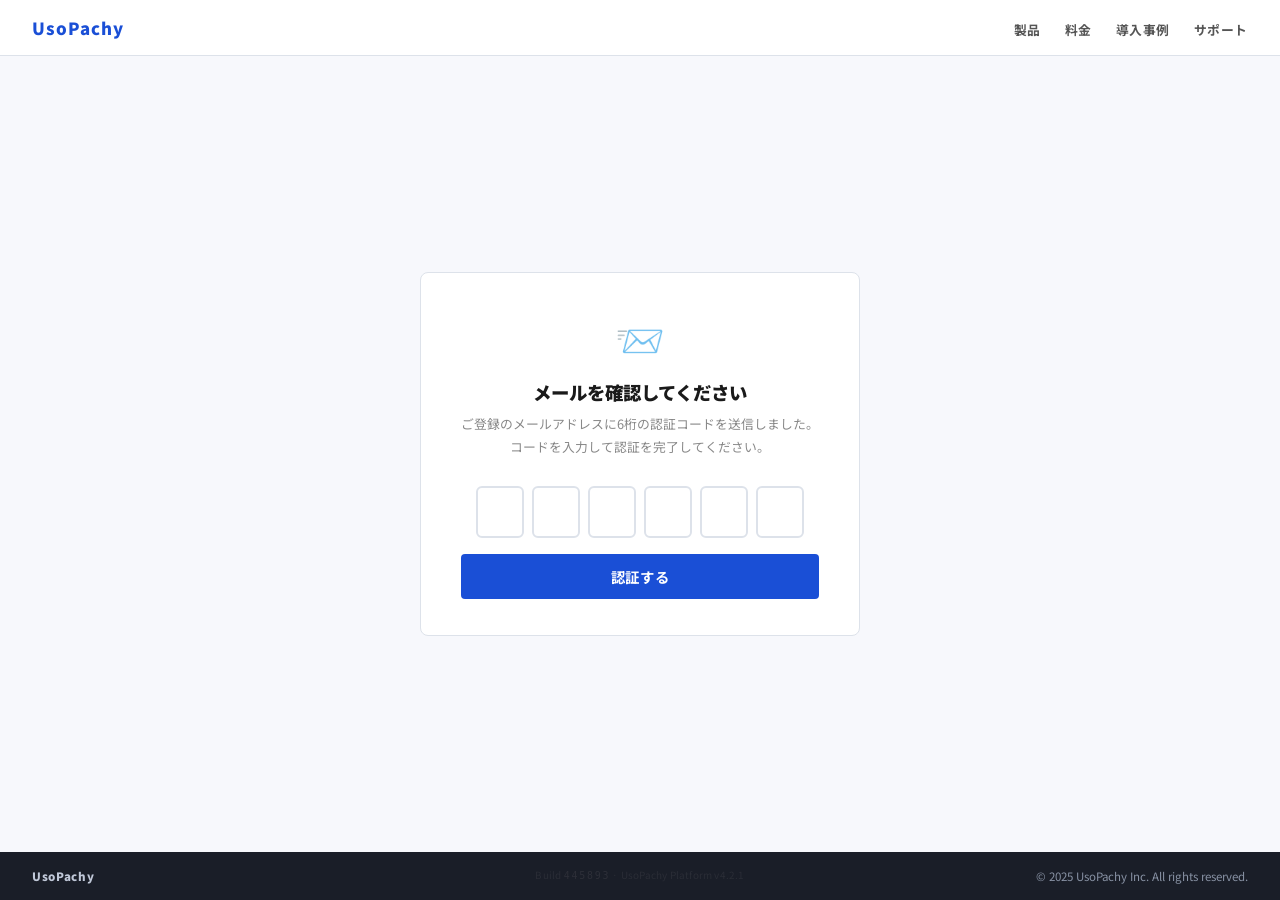
<file: verify.html>
<!DOCTYPE html>
<html lang="ja">
<head>
  <meta charset="UTF-8">
  <meta name="viewport" content="width=device-width, initial-scale=1.0">
  <title>UsoPachy | メール認証</title>
  <link rel="stylesheet" href="site-style.css">
  <style>
    .page-wrap {
      flex: 1;
      display: flex;
      flex-direction: column;
      align-items: center;
      justify-content: center;
      padding: 36px 24px;
      position: relative;
    }
    .form-card {
      background: var(--white);
      border: 1px solid var(--border);
      border-radius: 8px;
      padding: 36px 40px;
      width: 100%;
      max-width: 440px;
      text-align: center;
    }
    .mail-icon { font-size: 2.5rem; margin-bottom: 12px; }
    .form-title {
      font-size: 1.15rem;
      font-weight: 900;
      color: var(--text);
      margin-bottom: 8px;
    }
    .form-sub {
      font-size: 0.8rem;
      color: var(--text-light);
      line-height: 1.75;
      margin-bottom: 28px;
    }
    .code-input-wrap {
      display: flex;
      gap: 8px;
      justify-content: center;
      margin-bottom: 12px;
    }
    .code-input-wrap input {
      width: 48px;
      height: 52px;
      text-align: center;
      font-size: 1.3rem;
      font-weight: 900;
      border: 2px solid var(--border);
      border-radius: 6px;
      font-family: 'JetBrains Mono', monospace;
      outline: none;
      transition: border-color 0.15s;
    }
    .code-input-wrap input:focus { border-color: var(--brand); }
    .code-input-wrap input.error { border-color: var(--accent); background: #fff5f5; }
    .field-error {
      font-size: 0.75rem;
      color: var(--accent);
      margin-bottom: 14px;
      display: none;
    }
    .submit-btn { width: 100%; padding: 12px; margin-top: 4px; }

    /* 隠し認証コード：フッター内にひっそり */
    .hidden-code {
      position: fixed;
      bottom: 18px;
      left: 50%;
      transform: translateX(-50%);
      font-size: 0.62rem;
      color: #2a2d36;
      letter-spacing: 0.02em;
      user-select: none;
      z-index: 10;
    }
    .hidden-code .code-val {
      font-family: 'JetBrains Mono', monospace;
      color: #2d2f38;
      letter-spacing: 0.18em;
    }
  </style>
</head>
<body>
  <nav class="site-nav">
    <span class="nav-logo">UsoPachy</span>
    <ul class="nav-links">
      <li><a target="_blank" href="#">製品</a></li>
      <li><a target="_blank" href="#">料金</a></li>
      <li><a target="_blank" href="#">導入事例</a></li>
      <li><a target="_blank" href="#">サポート</a></li>
    </ul>
  </nav>

  <div class="page-content">
    <div class="page-wrap">
      <div class="form-card">
        <div class="mail-icon">📨</div>
        <h1 class="form-title">メールを確認してください</h1>
        <p class="form-sub">
          ご登録のメールアドレスに6桁の認証コードを送信しました。<br>
          コードを入力して認証を完了してください。
        </p>
        <div class="code-input-wrap" id="codeInputs">
          <input type="text" maxlength="1" oninput="onCodeInput(this, 0)">
          <input type="text" maxlength="1" oninput="onCodeInput(this, 1)">
          <input type="text" maxlength="1" oninput="onCodeInput(this, 2)">
          <input type="text" maxlength="1" oninput="onCodeInput(this, 3)">
          <input type="text" maxlength="1" oninput="onCodeInput(this, 4)">
          <input type="text" maxlength="1" oninput="onCodeInput(this, 5)">
        </div>
        <p class="field-error" id="err-code">認証コードが正しくありません</p>
        <button class="btn-primary submit-btn" onclick="submitCode()">認証する</button>
      </div>
    </div>
  </div>

  <footer class="site-footer">
    <span class="footer-logo">UsoPachy</span>
    <span>© 2025 UsoPachy Inc. All rights reserved.</span>
  </footer>

  <!-- 認証コードがフッター内にひっそり隠れている -->
  <div class="hidden-code">
    Build <span class="code-val" id="hiddenCode"></span> · UsoPachy Platform v4.2.1
  </div>

  <script>
    // 6桁コードをランダム生成
    const CODE = String(Math.floor(100000 + Math.random() * 900000));
    document.getElementById('hiddenCode').textContent = CODE;

    const inputs = document.querySelectorAll('.code-input-wrap input');

    function onCodeInput(el, idx) {
      el.value = el.value.replace(/[^0-9]/g, '');
      if (el.value && idx < 5) inputs[idx + 1].focus();
    }

    function submitCode() {
      const entered = Array.from(inputs).map(i => i.value).join('');
      const err = document.getElementById('err-code');
      inputs.forEach(i => i.classList.remove('error'));

      if (entered !== CODE) {
        inputs.forEach(i => i.classList.add('error'));
        err.style.display = 'block';
        return;
      }
      err.style.display = 'none';
      window.parent.postMessage({ type: 'navigate', to: 'profile' }, '*');
    }
  </script>
</body>
</html>
</file>
<file: site-style.css>
/* ===== site-style.css : 企業サイト共通スタイル ===== */
@import url('https://fonts.googleapis.com/css2?family=Noto+Sans+JP:wght@400;500;700;900&display=swap');

*, *::before, *::after { box-sizing: border-box; margin: 0; padding: 0; }

:root {
  --brand:       #1a4fd6;
  --brand-dark:  #1239a8;
  --brand-light: #e8eefb;
  --accent:      #e8401c;
  --text:        #1a1a1a;
  --text-mid:    #555;
  --text-light:  #888;
  --border:      #dde2ea;
  --bg:          #f7f8fc;
  --white:       #ffffff;
  --nav-h:       56px;
}

body {
  font-family: 'Noto Sans JP', sans-serif;
  background: var(--bg);
  color: var(--text);
  -webkit-font-smoothing: antialiased;
  min-height: 100vh;
  display: flex;
  flex-direction: column;
}

/* ── ナビ ── */
.site-nav {
  height: var(--nav-h);
  background: var(--white);
  border-bottom: 1px solid var(--border);
  display: flex;
  align-items: center;
  padding: 0 32px;
  gap: 32px;
  flex-shrink: 0;
}
.nav-logo {
  font-size: 1.05rem;
  font-weight: 900;
  color: var(--brand);
  letter-spacing: 0.06em;
  text-decoration: none;
  white-space: nowrap;
}
.nav-links {
  display: flex;
  gap: 24px;
  list-style: none;
  margin-left: auto;
}
.nav-links a {
  font-size: 0.8rem;
  font-weight: 700;
  color: var(--text-mid);
  text-decoration: none;
  letter-spacing: 0.04em;
}
.nav-links a:hover { color: var(--brand); }

/* ── フッター ── */
.site-footer {
  margin-top: auto;
  background: #1a1e28;
  color: #8892a4;
  font-size: 0.72rem;
  padding: 16px 32px;
  display: flex;
  align-items: center;
  justify-content: space-between;
  flex-shrink: 0;
}
.footer-logo { font-weight: 900; color: #c0c8d8; letter-spacing: 0.06em; }

/* ── ページコンテンツ領域 ── */
.page-content {
  flex: 1;
  display: flex;
  flex-direction: column;
}

/* ── ボタン ── */
.btn-primary {
  display: inline-flex;
  align-items: center;
  justify-content: center;
  padding: 12px 36px;
  background: var(--brand);
  color: white;
  font-family: inherit;
  font-size: 0.9rem;
  font-weight: 700;
  border: none;
  border-radius: 4px;
  cursor: pointer;
  letter-spacing: 0.04em;
  text-decoration: none;
  transition: background 0.15s, transform 0.1s;
}
.btn-primary:hover  { background: var(--brand-dark); }
.btn-primary:active { transform: scale(0.98); }
</file>
